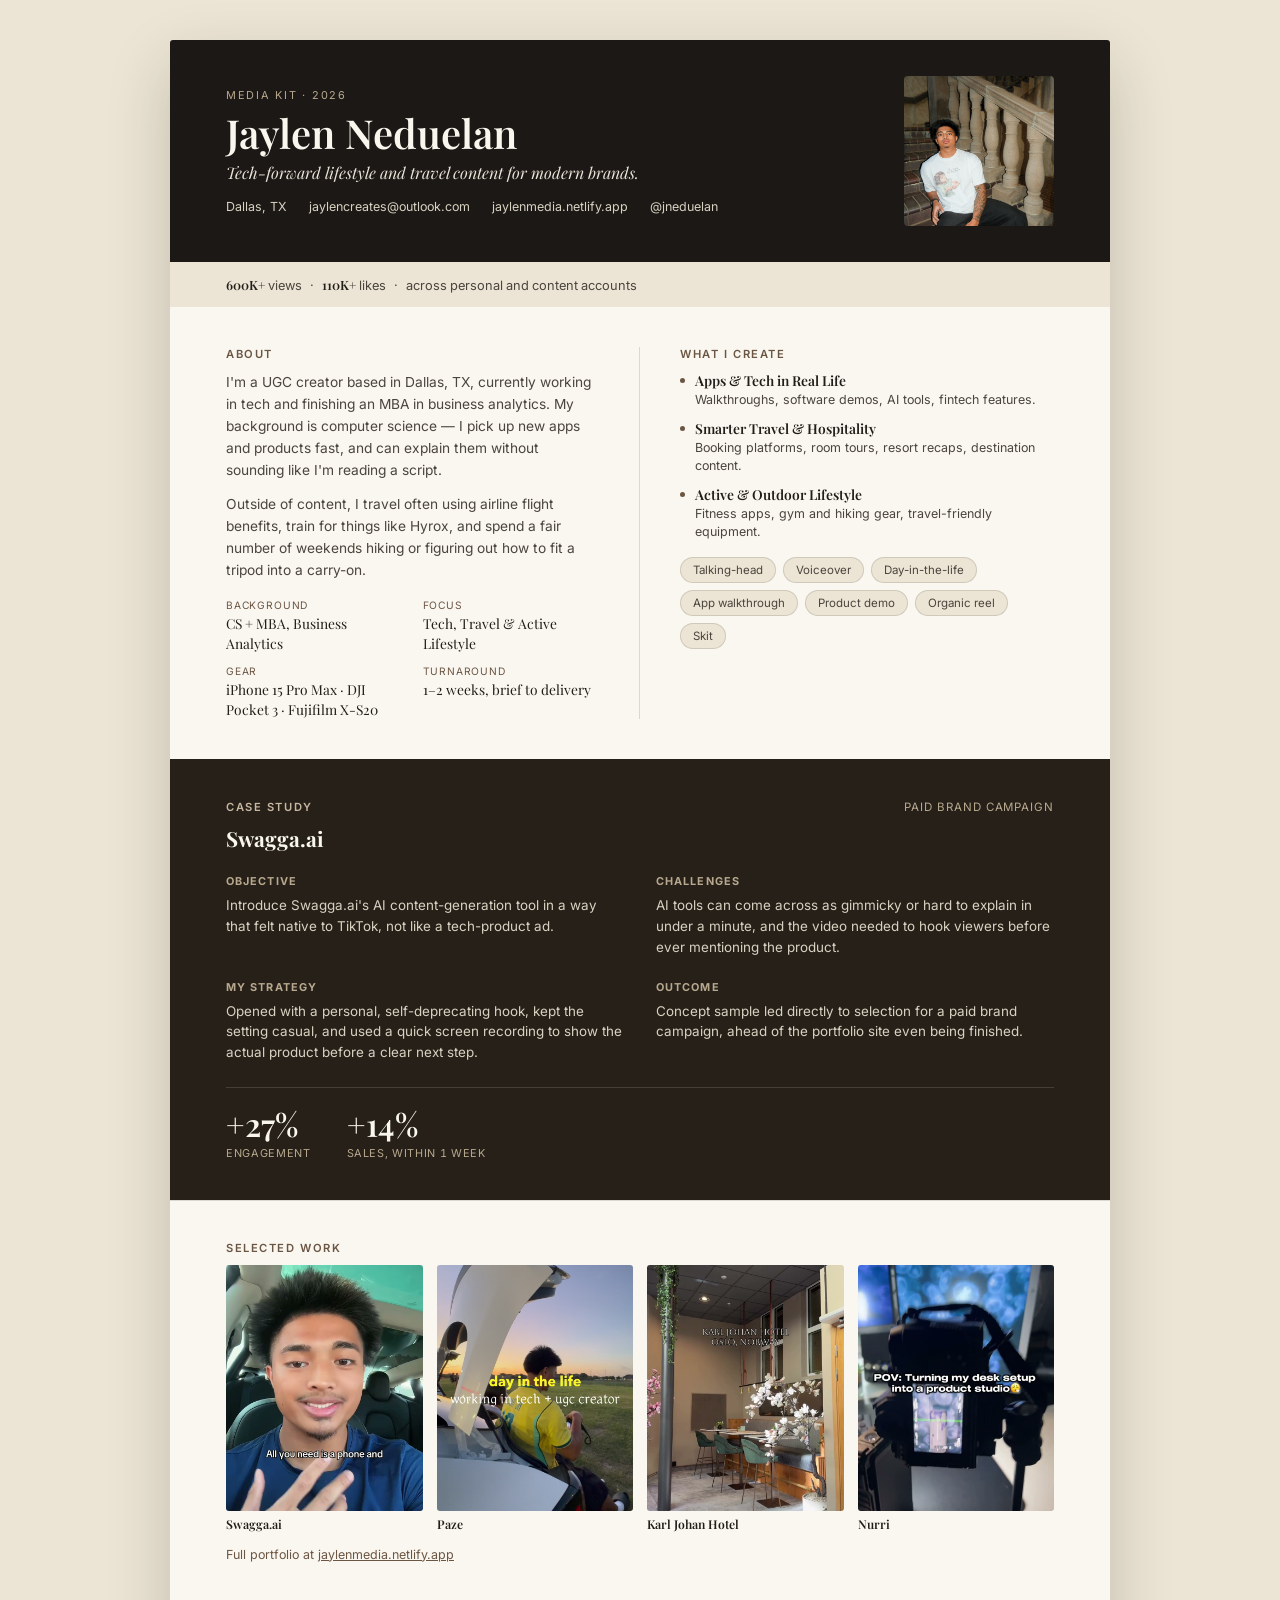
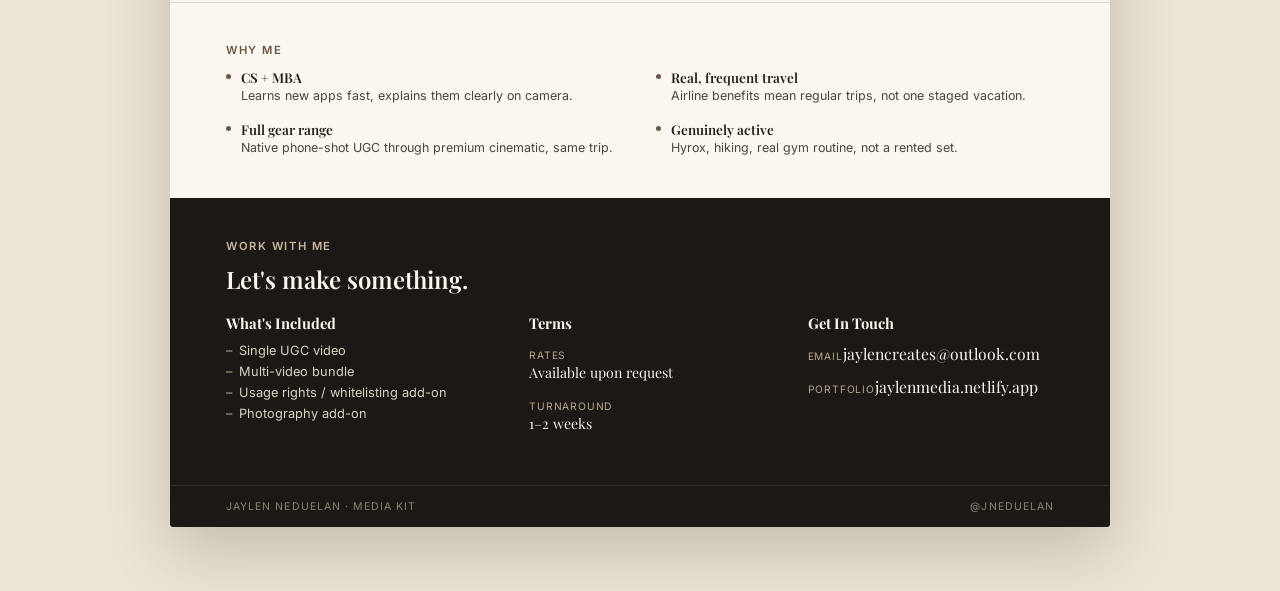
<file: media-kit.html>
<!DOCTYPE html>
<html lang="en">
<head>
<meta charset="UTF-8">
<meta name="viewport" content="width=device-width, initial-scale=1.0">
<title>Jaylen Neduelan | Media Kit</title>
<meta name="description" content="Media kit for Jaylen Neduelan, a Dallas-based UGC creator producing tech, travel, and lifestyle content.">
<link rel="preconnect" href="https://fonts.googleapis.com">
<link href="https://fonts.googleapis.com/css2?family=Playfair+Display:ital,wght@0,500;0,600;1,400&family=Inter:wght@300;400;500;600&display=swap" rel="stylesheet">
<link rel="stylesheet" href="css/media-kit.css">
</head>
<body class="kit-body">

<div class="kit-sheet">

  <!-- HEADER -->
  <header class="kit-header">
    <div>
      <p class="kit-header-eyebrow">Media Kit &middot; 2026</p>
      <h1>Jaylen Neduelan</h1>
      <p class="kit-header-tagline">Tech-forward lifestyle and travel content for modern brands.</p>
      <div class="kit-header-contact">
        <span>Dallas, TX</span>
        <a href="mailto:jaylencreates@outlook.com">jaylencreates@outlook.com</a>
        <a href="https://jaylenmedia.netlify.app/">jaylenmedia.netlify.app</a>
        <a href="https://www.instagram.com/jneduelan/">@jneduelan</a>
      </div>
    </div>
    <div class="kit-header-photo">
      <img src="images/about-portrait.jpg" alt="Portrait of Jaylen Neduelan">
    </div>
  </header>

  <!-- STAT LINE -->
  <div class="kit-statline">
    <span><strong>600K+</strong> views</span>
    <span>&middot;</span>
    <span><strong>110K+</strong> likes</span>
    <span>&middot;</span>
    <span>across personal and content accounts</span>
  </div>

  <!-- ABOUT + WHAT I CREATE -->
  <section class="kit-section kit-row2">
    <div>
      <p class="kit-eyebrow">About</p>
      <p class="kit-body-text">I'm a UGC creator based in Dallas, TX, currently working in tech and finishing an MBA in business analytics. My background is computer science &mdash; I pick up new apps and products fast, and can explain them without sounding like I'm reading a script.</p>
      <p class="kit-body-text">Outside of content, I travel often using airline flight benefits, train for things like Hyrox, and spend a fair number of weekends hiking or figuring out how to fit a tripod into a carry-on.</p>
      <div class="kit-facts">
        <div><span class="kit-fact-label">Background</span><span class="kit-fact-value">CS + MBA, Business Analytics</span></div>
        <div><span class="kit-fact-label">Focus</span><span class="kit-fact-value">Tech, Travel &amp; Active Lifestyle</span></div>
        <div><span class="kit-fact-label">Gear</span><span class="kit-fact-value">iPhone 15 Pro Max &middot; DJI Pocket 3 &middot; Fujifilm X-S20</span></div>
        <div><span class="kit-fact-label">Turnaround</span><span class="kit-fact-value">1&ndash;2 weeks, brief to delivery</span></div>
      </div>
    </div>
    <div>
      <p class="kit-eyebrow">What I Create</p>
      <div class="kit-pillar-compact">
        <span class="dot"></span>
        <div><h4>Apps &amp; Tech in Real Life</h4><p>Walkthroughs, software demos, AI tools, fintech features.</p></div>
      </div>
      <div class="kit-pillar-compact">
        <span class="dot"></span>
        <div><h4>Smarter Travel &amp; Hospitality</h4><p>Booking platforms, room tours, resort recaps, destination content.</p></div>
      </div>
      <div class="kit-pillar-compact">
        <span class="dot"></span>
        <div><h4>Active &amp; Outdoor Lifestyle</h4><p>Fitness apps, gym and hiking gear, travel-friendly equipment.</p></div>
      </div>
      <div class="kit-format-tags">
        <span class="kit-format-tag">Talking-head</span>
        <span class="kit-format-tag">Voiceover</span>
        <span class="kit-format-tag">Day-in-the-life</span>
        <span class="kit-format-tag">App walkthrough</span>
        <span class="kit-format-tag">Product demo</span>
        <span class="kit-format-tag">Organic reel</span>
        <span class="kit-format-tag">Skit</span>
      </div>
    </div>
  </section>

  <!-- CASE STUDY -->
  <section class="kit-section kit-case">
    <div class="kit-case-head">
      <div>
        <p class="kit-eyebrow">Case Study</p>
        <h3>Swagga.ai</h3>
      </div>
      <span class="kit-case-tag">Paid Brand Campaign</span>
    </div>
    <div class="kit-case-grid">
      <div class="kit-case-block">
        <h4>Objective</h4>
        <p>Introduce Swagga.ai's AI content-generation tool in a way that felt native to TikTok, not like a tech-product ad.</p>
      </div>
      <div class="kit-case-block">
        <h4>Challenges</h4>
        <p>AI tools can come across as gimmicky or hard to explain in under a minute, and the video needed to hook viewers before ever mentioning the product.</p>
      </div>
      <div class="kit-case-block">
        <h4>My Strategy</h4>
        <p>Opened with a personal, self-deprecating hook, kept the setting casual, and used a quick screen recording to show the actual product before a clear next step.</p>
      </div>
      <div class="kit-case-block">
        <h4>Outcome</h4>
        <p>Concept sample led directly to selection for a paid brand campaign, ahead of the portfolio site even being finished.</p>
      </div>
    </div>
    <div class="kit-case-results">
      <div><div class="kit-result-num">+27%</div><div class="kit-result-label">Engagement</div></div>
      <div><div class="kit-result-num">+14%</div><div class="kit-result-label">Sales, within 1 week</div></div>
    </div>
  </section>

  <!-- SELECTED WORK -->
  <section class="kit-section">
    <p class="kit-eyebrow">Selected Work</p>
    <div class="kit-portfolio-grid">
      <a class="kit-portfolio-item" href="videos/swagga.mp4" target="_blank" rel="noopener">
        <div class="kit-portfolio-thumb"><img src="images/swagga-poster.jpg" alt="Swagga.ai app walkthrough"></div>
        <h5>Swagga.ai</h5>
      </a>
      <a class="kit-portfolio-item" href="videos/paze.mp4" target="_blank" rel="noopener">
        <div class="kit-portfolio-thumb"><img src="images/paze-poster.jpg" alt="Paze remote work day"></div>
        <h5>Paze</h5>
      </a>
      <a class="kit-portfolio-item" href="videos/karl-johan-hotel.mp4" target="_blank" rel="noopener">
        <div class="kit-portfolio-thumb"><img src="images/karl-johan-poster.jpg" alt="Karl Johan Hotel Oslo"></div>
        <h5>Karl Johan Hotel</h5>
      </a>
      <a class="kit-portfolio-item" href="videos/nurri-product.mp4" target="_blank" rel="noopener">
        <div class="kit-portfolio-thumb"><img src="images/nurri-poster.jpg" alt="Nurri product studio shots"></div>
        <h5>Nurri</h5>
      </a>
    </div>
    <p class="kit-portfolio-cta">Full portfolio at <a href="https://jaylenmedia.netlify.app/">jaylenmedia.netlify.app</a></p>
  </section>

  <!-- WHY ME -->
  <section class="kit-section">
    <p class="kit-eyebrow">Why Me</p>
    <div class="kit-advantages">
      <div class="kit-advantage"><span class="dot"></span><div><span class="kit-advantage-lead">CS + MBA</span><p>Learns new apps fast, explains them clearly on camera.</p></div></div>
      <div class="kit-advantage"><span class="dot"></span><div><span class="kit-advantage-lead">Real, frequent travel</span><p>Airline benefits mean regular trips, not one staged vacation.</p></div></div>
      <div class="kit-advantage"><span class="dot"></span><div><span class="kit-advantage-lead">Full gear range</span><p>Native phone-shot UGC through premium cinematic, same trip.</p></div></div>
      <div class="kit-advantage"><span class="dot"></span><div><span class="kit-advantage-lead">Genuinely active</span><p>Hyrox, hiking, real gym routine, not a rented set.</p></div></div>
    </div>
  </section>

  <!-- WORK WITH ME -->
  <section class="kit-section kit-close">
    <p class="kit-eyebrow">Work With Me</p>
    <h2 class="kit-h2">Let's make something.</h2>
    <div class="kit-close-grid">
      <div class="kit-close-col">
        <h4>What's Included</h4>
        <div class="kit-service-list">
          <div class="kit-service-item">Single UGC video</div>
          <div class="kit-service-item">Multi-video bundle</div>
          <div class="kit-service-item">Usage rights / whitelisting add-on</div>
          <div class="kit-service-item">Photography add-on</div>
        </div>
      </div>
      <div class="kit-close-col">
        <h4>Terms</h4>
        <span class="kit-term-label">Rates</span>
        <span class="kit-term-value">Available upon request</span>
        <span class="kit-term-label">Turnaround</span>
        <span class="kit-term-value">1&ndash;2 weeks</span>
      </div>
      <div class="kit-close-col">
        <h4>Get In Touch</h4>
        <div class="kit-contact-item"><span class="kit-term-label">Email</span><a href="mailto:jaylencreates@outlook.com">jaylencreates@outlook.com</a></div>
        <div class="kit-contact-item"><span class="kit-term-label">Portfolio</span><a href="https://jaylenmedia.netlify.app/">jaylenmedia.netlify.app</a></div>
      </div>
    </div>
  </section>

  <div class="kit-footer-bar">
    <span>Jaylen Neduelan &middot; Media Kit</span>
    <span>@jneduelan</span>
  </div>

</div>
</body>
</html>
</file>
<file: css/media-kit.css>
/* ============ MEDIA KIT (one-pager) ============ */
:root {
  --cream: #f4efe4;
  --cream-dark: #ece5d5;
  --paper: #faf7f0;
  --ink: #211d18;
  --ink-soft: #4a453d;
  --brown: #6b5644;
  --dark: #1c1815;
  --dark-card: #262019;
  --line: rgba(33, 29, 24, 0.14);
  --serif: "Playfair Display", Georgia, serif;
  --sans: "Inter", -apple-system, BlinkMacSystemFont, sans-serif;
}

* { margin: 0; padding: 0; box-sizing: border-box; }

body.kit-body {
  background: var(--cream-dark);
  font-family: var(--sans);
  color: var(--ink);
  -webkit-font-smoothing: antialiased;
  padding: 40px 0 64px;
}

img { display: block; max-width: 100%; }
a { color: inherit; }

.kit-sheet {
  width: min(940px, 94vw);
  margin: 0 auto;
  background: var(--paper);
  box-shadow: 0 24px 64px rgba(33, 29, 24, 0.2);
  border-radius: 3px;
  overflow: hidden;
}

.kit-section { padding: 40px 56px; }
.kit-section + .kit-section { border-top: 1px solid var(--line); }

.kit-eyebrow {
  font-size: 0.7rem;
  text-transform: uppercase;
  letter-spacing: 0.14em;
  color: var(--brown);
  font-weight: 600;
  margin-bottom: 10px;
}

.kit-h2 { font-family: var(--serif); font-weight: 600; font-size: 1.5rem; margin-bottom: 6px; text-wrap: balance; }
.kit-sub { font-size: 0.86rem; color: var(--ink-soft); margin-bottom: 20px; max-width: 56ch; }

/* ---------- Header ---------- */
.kit-header {
  position: relative;
  display: grid;
  grid-template-columns: 1fr 150px;
  gap: 28px;
  align-items: center;
  padding: 36px 56px;
  background: var(--dark);
  color: #f9f6ee;
}
.kit-header-eyebrow { font-size: 0.68rem; text-transform: uppercase; letter-spacing: 0.16em; color: #b8a98e; margin-bottom: 10px; }
.kit-header h1 { font-family: var(--serif); font-weight: 600; font-size: 2.5rem; line-height: 1.05; margin-bottom: 8px; }
.kit-header-tagline { font-family: var(--serif); font-style: italic; font-size: 1rem; color: #e9e4d8; margin-bottom: 16px; max-width: 46ch; }
.kit-header-contact {
  display: flex;
  flex-wrap: wrap;
  gap: 6px 22px;
  font-size: 0.78rem;
  color: #d8d2c2;
}
.kit-header-contact a { text-decoration: none; }
.kit-header-contact a:hover { text-decoration: underline; }
.kit-header-photo {
  width: 150px; height: 150px;
  border-radius: 4px;
  overflow: hidden;
  justify-self: end;
}
.kit-header-photo img { width: 100%; height: 100%; object-fit: cover; }

/* ---------- Stat strip ---------- */
.kit-statline {
  padding: 14px 56px;
  background: var(--cream-dark);
  font-size: 0.8rem;
  color: var(--ink-soft);
  display: flex;
  gap: 8px;
  align-items: baseline;
  font-variant-numeric: tabular-nums;
}
.kit-statline strong { color: var(--ink); font-family: var(--serif); font-weight: 600; }

/* ---------- About / What I Create row ---------- */
.kit-row2 { display: grid; grid-template-columns: 1fr 1fr; }
.kit-row2 > div:first-child { padding-right: 40px; border-right: 1px solid var(--line); }
.kit-row2 > div:last-child { padding-left: 40px; }

.kit-body-text { font-size: 0.86rem; line-height: 1.6; color: var(--ink-soft); margin-bottom: 12px; }

.kit-facts { display: grid; grid-template-columns: 1fr 1fr; gap: 12px 20px; margin-top: 18px; }
.kit-fact-label { font-size: 0.64rem; text-transform: uppercase; letter-spacing: 0.08em; color: var(--brown); display: block; margin-bottom: 2px; }
.kit-fact-value { font-family: var(--serif); font-size: 0.86rem; color: var(--ink); }

.kit-pillar-compact { display: flex; gap: 10px; margin-bottom: 10px; }
.kit-pillar-compact .dot { width: 5px; height: 5px; border-radius: 50%; background: var(--brown); margin-top: 7px; flex-shrink: 0; }
.kit-pillar-compact h4 { font-family: var(--serif); font-size: 0.86rem; font-weight: 600; margin-bottom: 2px; }
.kit-pillar-compact p { font-size: 0.78rem; color: var(--ink-soft); line-height: 1.45; }

.kit-format-tags { display: flex; flex-wrap: wrap; gap: 7px; margin-top: 16px; }
.kit-format-tag {
  font-size: 0.72rem;
  color: var(--ink-soft);
  background: var(--cream-dark);
  border: 1px solid var(--line);
  border-radius: 999px;
  padding: 5px 12px;
}

/* ---------- Case study ---------- */
.kit-case {
  background: var(--dark-card);
  color: #e9e4d8;
}
.kit-case .kit-eyebrow { color: #c9b8a0; }
.kit-case-head { display: flex; justify-content: space-between; align-items: baseline; margin-bottom: 22px; flex-wrap: wrap; gap: 8px; }
.kit-case-head h3 { font-family: var(--serif); font-size: 1.3rem; color: #f9f6ee; }
.kit-case-tag { font-size: 0.72rem; color: #b8a98e; text-transform: uppercase; letter-spacing: 0.08em; }
.kit-case-grid { display: grid; grid-template-columns: 1fr 1fr; gap: 22px 32px; margin-bottom: 24px; }
.kit-case-block h4 {
  font-size: 0.68rem; text-transform: uppercase; letter-spacing: 0.1em;
  color: #b8a98e; margin-bottom: 7px;
}
.kit-case-block p { font-size: 0.84rem; line-height: 1.55; color: #d8d2c2; }
.kit-case-results {
  display: flex;
  gap: 36px;
  padding-top: 20px;
  border-top: 1px solid rgba(244,239,228,0.14);
  font-variant-numeric: tabular-nums;
}
.kit-result-num { font-family: var(--serif); font-size: 2rem; font-weight: 600; color: #f9f6ee; line-height: 1; }
.kit-result-label { font-size: 0.68rem; text-transform: uppercase; letter-spacing: 0.06em; color: #b8a98e; margin-top: 6px; }

/* ---------- Portfolio grid ---------- */
.kit-portfolio-grid { display: grid; grid-template-columns: repeat(4, 1fr); gap: 14px; }
.kit-portfolio-item { display: flex; flex-direction: column; gap: 6px; text-decoration: none; }
.kit-portfolio-thumb { aspect-ratio: 4/5; border-radius: 3px; overflow: hidden; background: var(--cream-dark); }
.kit-portfolio-thumb img { width: 100%; height: 100%; object-fit: cover; }
.kit-portfolio-item h5 { font-family: var(--serif); font-size: 0.76rem; font-weight: 600; color: var(--ink); line-height: 1.3; }
.kit-portfolio-cta { margin-top: 14px; font-size: 0.78rem; color: var(--brown); }
.kit-portfolio-cta a { text-decoration: underline; }

/* ---------- Why me ---------- */
.kit-advantages { display: grid; grid-template-columns: 1fr 1fr; gap: 14px 32px; }
.kit-advantage { display: flex; gap: 10px; }
.kit-advantage .dot { width: 5px; height: 5px; border-radius: 50%; background: var(--brown); margin-top: 7px; flex-shrink: 0; }
.kit-advantage-lead { font-family: var(--serif); font-weight: 600; font-size: 0.84rem; color: var(--ink); }
.kit-advantage p { font-size: 0.78rem; color: var(--ink-soft); line-height: 1.5; }

/* ---------- Work with me (footer band) ---------- */
.kit-close {
  background: var(--dark);
  color: #e9e4d8;
}
.kit-close .kit-eyebrow { color: #c9b8a0; }
.kit-close h2 { color: #f9f6ee; }
.kit-close-grid { display: grid; grid-template-columns: 1.1fr 1fr 1fr; gap: 32px; margin-top: 18px; }
.kit-close-col h4 { font-family: var(--serif); font-size: 0.92rem; margin-bottom: 10px; color: #f9f6ee; }
.kit-service-list { display: flex; flex-direction: column; gap: 6px; }
.kit-service-item { font-size: 0.8rem; color: #d8d2c2; padding-left: 13px; position: relative; }
.kit-service-item::before { content: "\2013"; position: absolute; left: 0; color: #b8a98e; }
.kit-term-label { font-size: 0.64rem; text-transform: uppercase; letter-spacing: 0.08em; color: #b8a98e; margin-bottom: 2px; }
.kit-term-value { font-family: var(--serif); font-size: 0.88rem; color: #f9f6ee; margin-bottom: 12px; display: block; }
.kit-contact-item { margin-bottom: 12px; }
.kit-contact-item a { font-family: var(--serif); font-size: 0.98rem; color: #f9f6ee; text-decoration: none; }
.kit-contact-item a:hover { text-decoration: underline; }

.kit-footer-bar {
  padding: 14px 56px;
  font-size: 0.66rem;
  text-transform: uppercase;
  letter-spacing: 0.1em;
  color: #8a8371;
  display: flex;
  justify-content: space-between;
  background: var(--dark);
  border-top: 1px solid rgba(244,239,228,0.1);
}

/* ---------- Responsive ---------- */
@media (max-width: 800px) {
  .kit-header { grid-template-columns: 1fr; text-align: left; }
  .kit-header-photo { width: 100px; height: 100px; justify-self: start; }
  .kit-section { padding: 28px 24px; }
  .kit-statline { padding: 12px 24px; flex-wrap: wrap; }
  .kit-row2 { grid-template-columns: 1fr; }
  .kit-row2 > div:first-child { padding-right: 0; border-right: none; border-bottom: 1px solid var(--line); padding-bottom: 24px; margin-bottom: 24px; }
  .kit-row2 > div:last-child { padding-left: 0; }
  .kit-facts { grid-template-columns: 1fr 1fr; }
  .kit-case-grid { grid-template-columns: 1fr; }
  .kit-case-results { gap: 24px; flex-wrap: wrap; }
  .kit-portfolio-grid { grid-template-columns: repeat(2, 1fr); }
  .kit-advantages { grid-template-columns: 1fr; }
  .kit-close-grid { grid-template-columns: 1fr; gap: 22px; }
  .kit-footer-bar { padding: 12px 24px; flex-direction: column; gap: 4px; }
}

/* ---------- Print ---------- */
@media print {
  @page { size: letter; margin: 0.35in; }
  body.kit-body { background: none; padding: 0; }
  .kit-sheet { width: 100%; box-shadow: none; border-radius: 0; }
  .kit-section, .kit-header, .kit-case, .kit-close { break-inside: avoid; }
}
</file>
